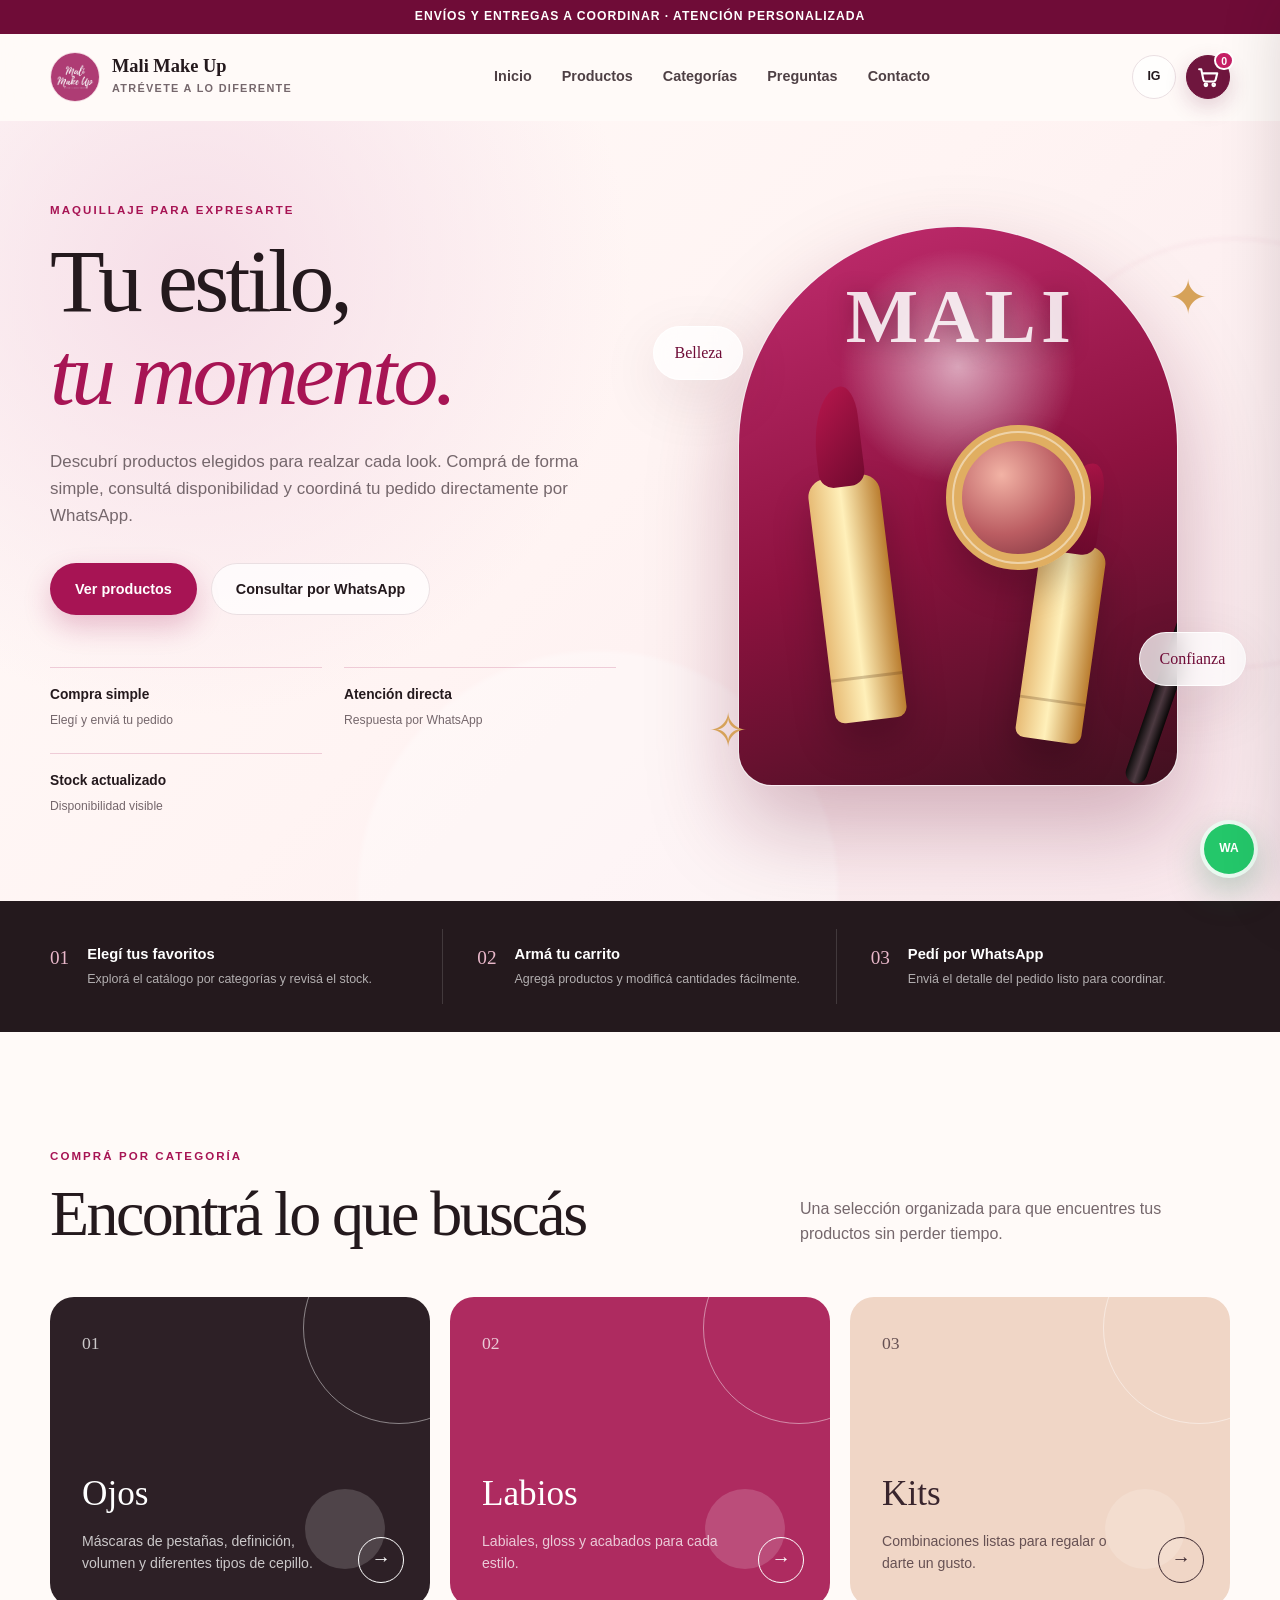
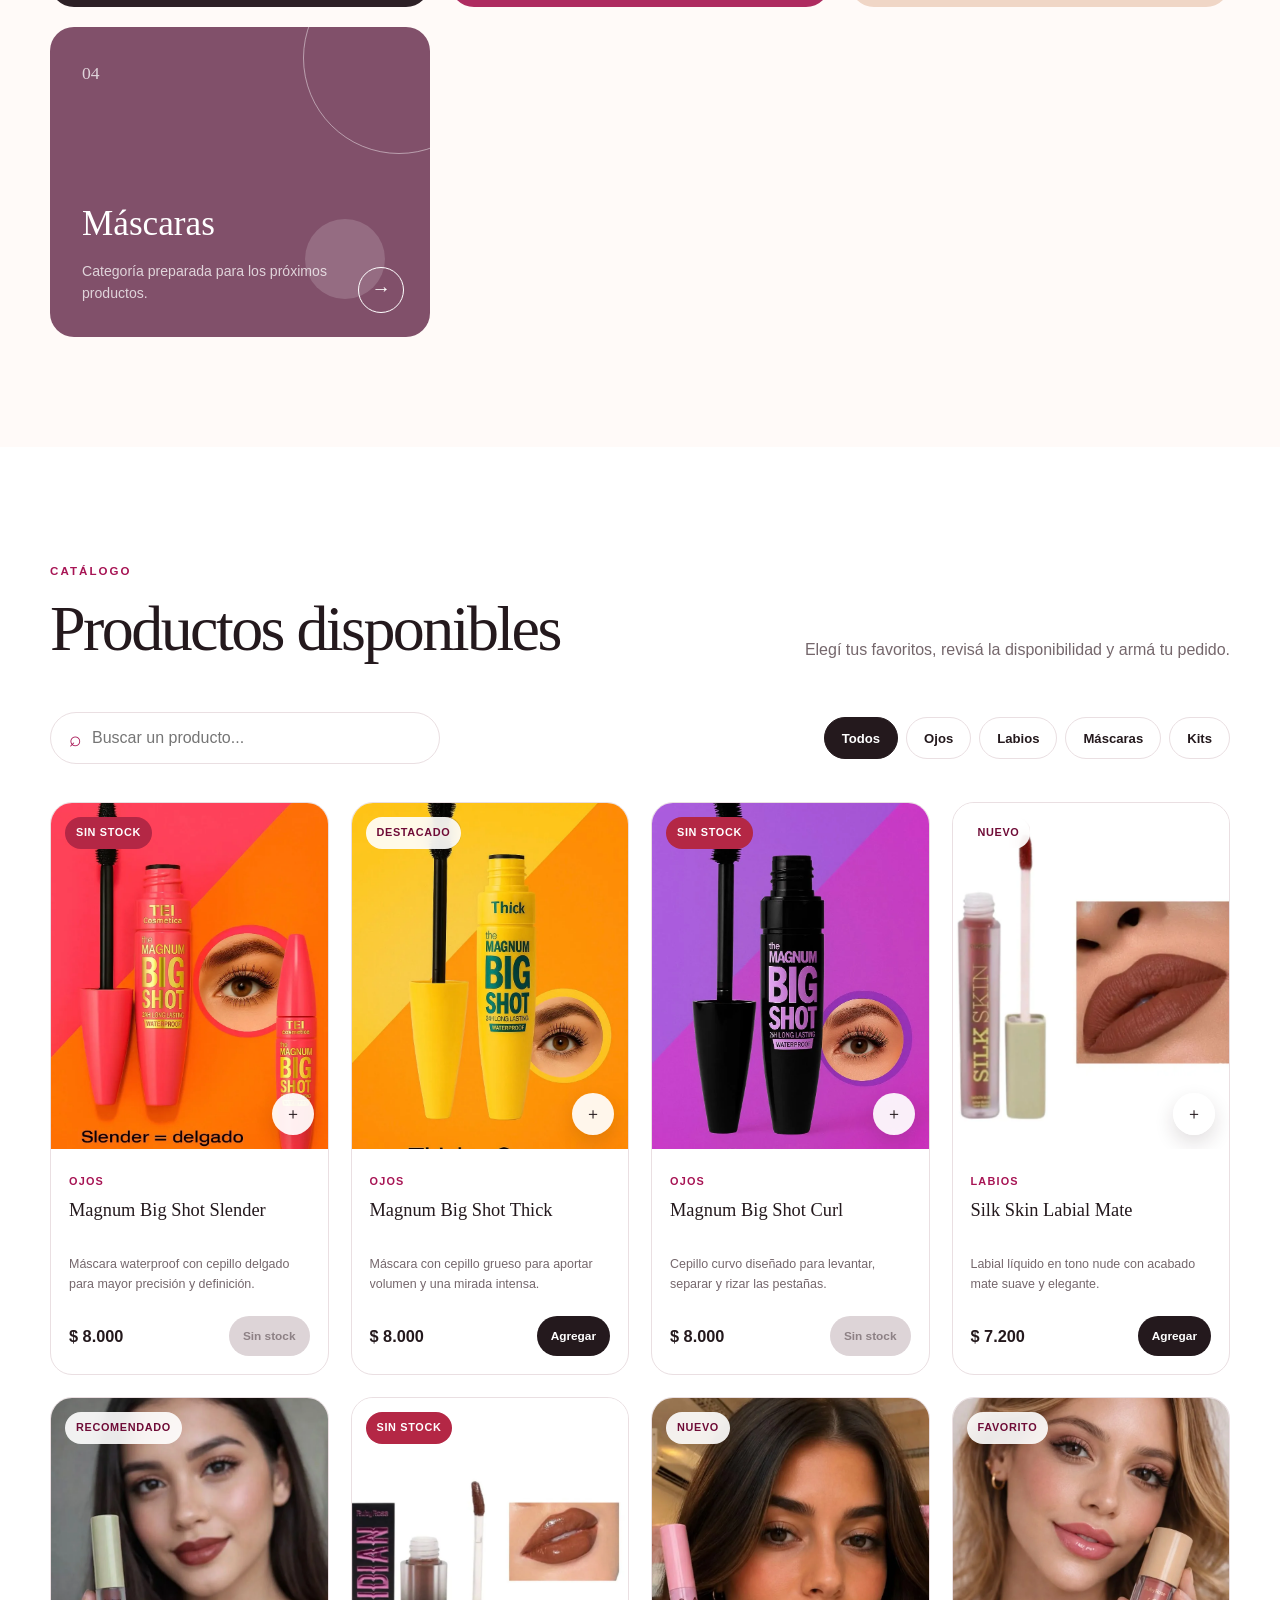
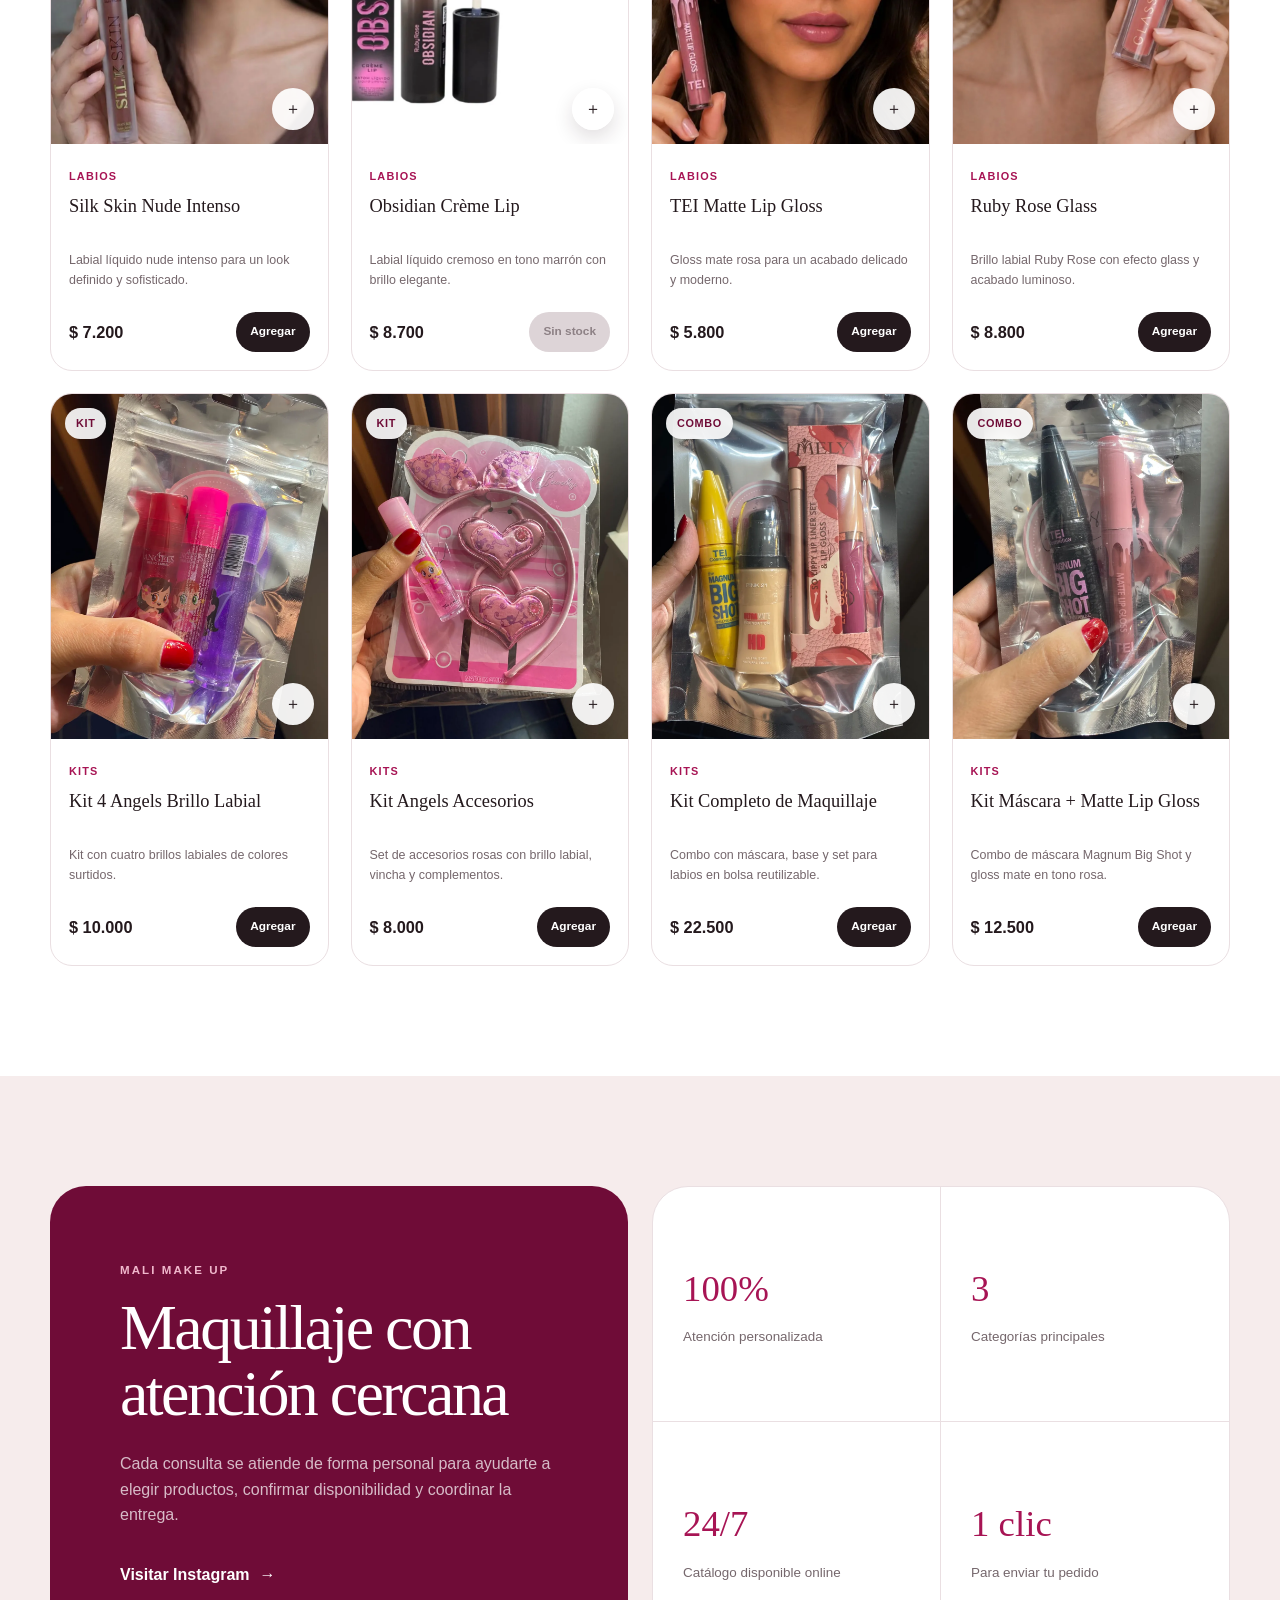
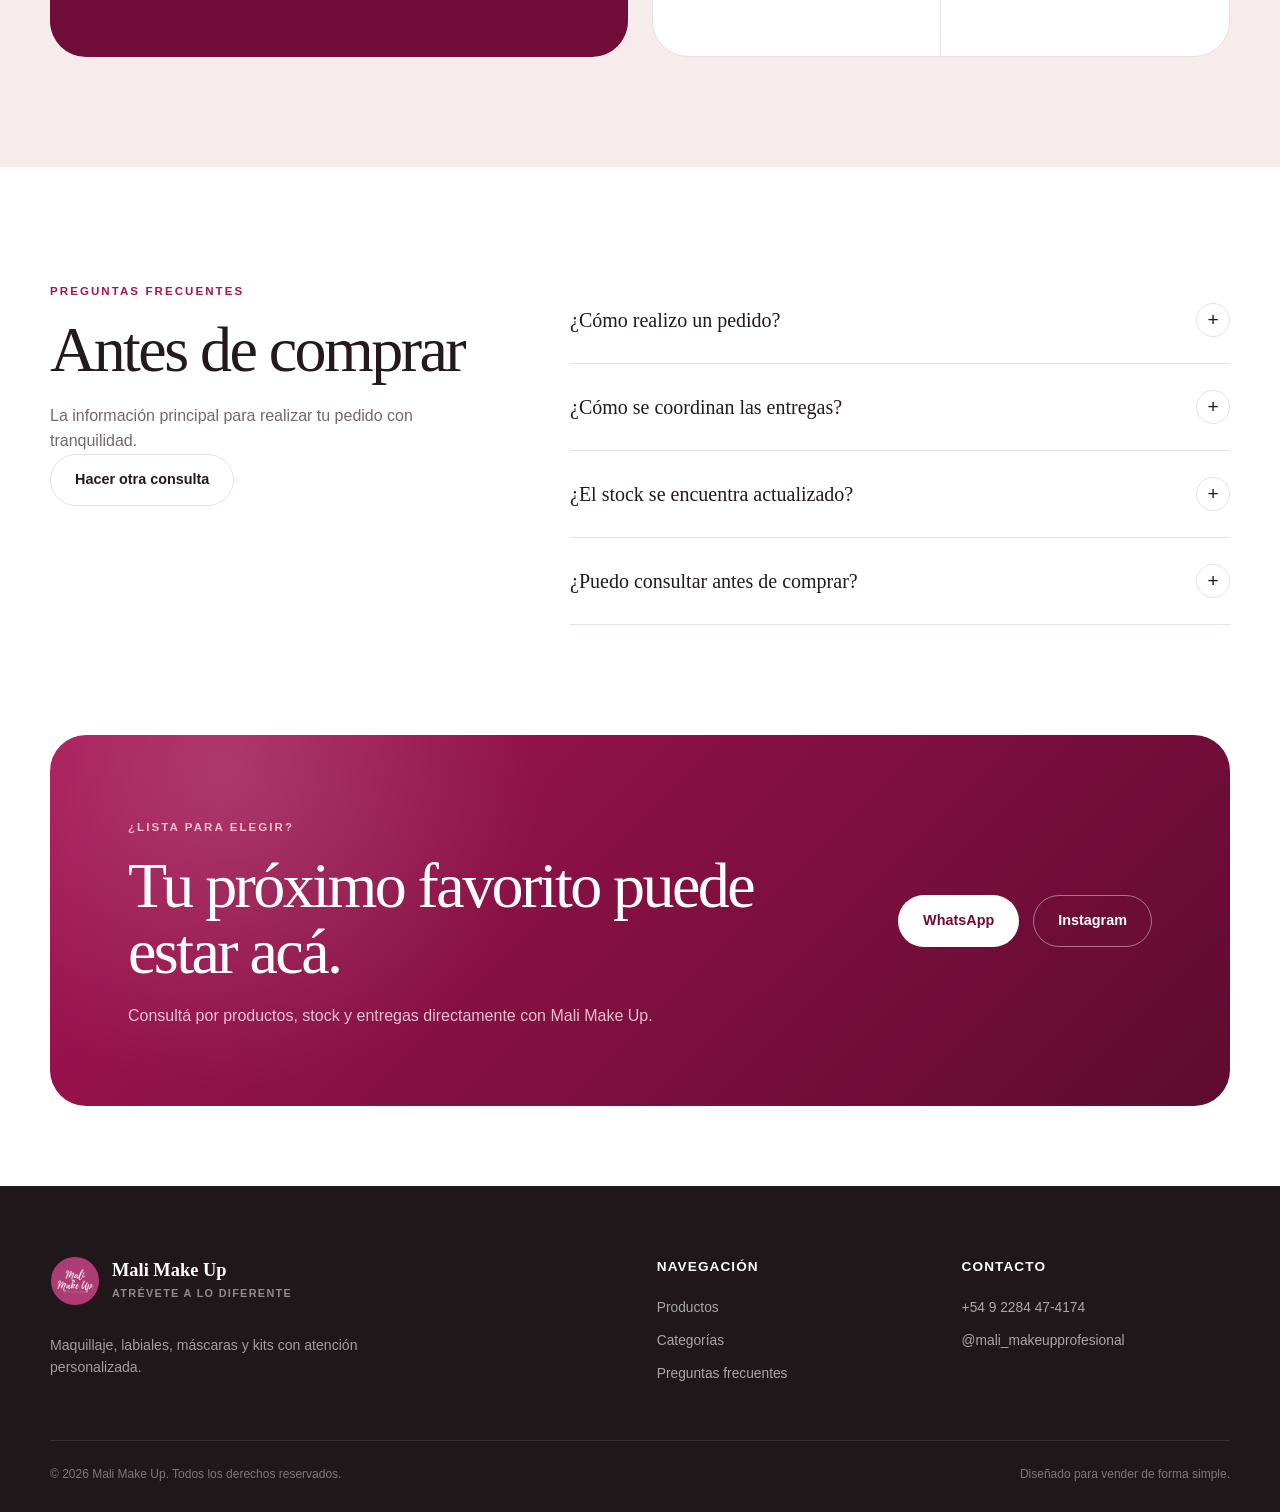
<file: index.html>
<!DOCTYPE html>
<html lang="es">
<head>
    <meta charset="UTF-8">
    <meta name="viewport" content="width=device-width, initial-scale=1.0">
    <meta name="description" content="Descubrí maquillaje, productos para ojos, labios y kits en Mali Make Up. Consultá disponibilidad y realizá tu pedido fácilmente por WhatsApp.">
    <meta name="theme-color" content="#a71454">
    <meta name="robots" content="index, follow">

    <link rel="canonical" href="https://malimakeup.com/">

    <meta property="og:type" content="website">
    <meta property="og:locale" content="es_AR">
    <meta property="og:site_name" content="Mali Make Up">
    <meta property="og:title" content="Mali Make Up | Maquillaje y belleza">
<meta property="og:description" content="Descubrí maquillaje, productos para ojos, labios y kits en Mali Make Up. Consultá disponibilidad y realizá tu pedido por WhatsApp.">
<meta property="og:url" content="https://malimakeup.com/">
<meta property="og:image" content="https://malimakeup.com/assets/images/logo.webp">
    <meta property="og:image:alt" content="Logo de Mali Make Up">

    <meta name="twitter:card" content="summary_large_image">
    <meta name="twitter:title" content="Mali Make Up | Maquillaje y belleza">
    <meta name="twitter:description" content="Descubrí maquillaje, productos para ojos, labios y kits. Consultá disponibilidad y realizá tu pedido por WhatsApp.">
    <meta name="twitter:image" content="https://malimakeup.com/assets/images/logo.webp">

    <title>Mali Make Up | Maquillaje y belleza</title>
    <link rel="icon" type="image/png" href="/assets/images/favicon.png">
    <link rel="apple-touch-icon" href="/assets/images/favicon.png">
    <link rel="stylesheet" href="styles.css">

    <script type="application/ld+json">
    {
        "@context": "https://schema.org",
        "@type": "Store",
        "name": "Mali Make Up",
        "description": "Tienda de maquillaje con atención personalizada y pedidos por WhatsApp.",
        "url": "https://malimakeup.com/",
        "logo": "https://malimakeup.com/assets/images/logo.webp",
        "sameAs": [
            "https://www.instagram.com/mali_makeupprofesional/"
        ],
        "contactPoint": {
            "@type": "ContactPoint",
            "telephone": "+54 9 2284 47-4174",
            "contactType": "customer service",
            "availableLanguage": "Spanish"
        }
    }
    </script>
</head>
<body>
    <div class="announcement">
        <p>Envíos y entregas a coordinar · Atención personalizada</p>
    </div>

    <header class="site-header" id="siteHeader">
        <div class="container header-inner">
            <a class="brand" href="#inicio" aria-label="Ir al inicio">
                <img src="assets/images/logo.webp" alt="Logo de Mali Make Up">
                <div>
                    <strong>Mali Make Up</strong>
                    <span>Atrévete a lo diferente</span>
                </div>
            </a>

            <nav class="desktop-nav" aria-label="Navegación principal">
                <a href="#inicio">Inicio</a>
                <a href="#productos">Productos</a>
                <a href="#categorias">Categorías</a>
                <a href="#preguntas">Preguntas</a>
                <a href="#contacto">Contacto</a>
            </nav>

            <div class="header-actions">
                <a class="icon-button instagram-button" href="https://www.instagram.com/mali_makeupprofesional/" target="_blank" rel="noopener noreferrer" aria-label="Instagram de Mali Make Up">
                    <span>IG</span>
                </a>
                <button class="icon-button cart-button" id="openCartButton" type="button" aria-label="Abrir carrito">
                    <svg class="cart-symbol" viewBox="0 0 24 24" aria-hidden="true" focusable="false">
                        <path d="M3 4h2l2.1 10.2a2 2 0 0 0 2 1.6h7.8a2 2 0 0 0 1.95-1.55L20.4 8H6.2"></path>
                        <circle cx="9.5" cy="19" r="1.25"></circle>
                        <circle cx="17" cy="19" r="1.25"></circle>
                    </svg>
                    <span class="cart-count" id="cartCount">0</span>
                </button>
                <button class="menu-button" id="menuButton" type="button" aria-label="Abrir menú" aria-expanded="false">
                    <span></span>
                    <span></span>
                    <span></span>
                </button>
            </div>
        </div>

        <nav class="mobile-nav" id="mobileNav" aria-label="Navegación móvil">
            <a href="#inicio">Inicio</a>
            <a href="#productos">Productos</a>
            <a href="#categorias">Categorías</a>
            <a href="#preguntas">Preguntas frecuentes</a>
            <a href="#contacto">Contacto</a>
        </nav>
    </header>

    <main>
        <section class="hero" id="inicio">
            <div class="hero-decoration hero-decoration-one"></div>
            <div class="hero-decoration hero-decoration-two"></div>

            <div class="container hero-grid">
                <div class="hero-copy reveal">
                    <span class="eyebrow">Maquillaje para expresarte</span>
                    <h1>Tu estilo, <em>tu momento.</em></h1>
                    <p>
                        Descubrí productos elegidos para realzar cada look. Comprá de forma simple,
                        consultá disponibilidad y coordiná tu pedido directamente por WhatsApp.
                    </p>
                    <div class="hero-actions">
                        <a class="primary-button" href="#productos">Ver productos</a>
                        <a class="secondary-button" href="https://wa.me/5492284474174?text=Hola%20Mali%20Make%20Up%2C%20quiero%20hacer%20una%20consulta." target="_blank" rel="noopener noreferrer">Consultar por WhatsApp</a>
                    </div>
                    <div class="hero-highlights">
                        <div>
                            <strong>Compra simple</strong>
                            <span>Elegí y enviá tu pedido</span>
                        </div>
                        <div>
                            <strong>Atención directa</strong>
                            <span>Respuesta por WhatsApp</span>
                        </div>
                        <div>
                            <strong>Stock actualizado</strong>
                            <span>Disponibilidad visible</span>
                        </div>
                    </div>
                </div>

                <div class="hero-art reveal" aria-label="Composición decorativa de maquillaje">
                    <div class="art-card art-card-main">
                        <span class="art-label">MALI</span>
                        <div class="lipstick lipstick-one"><span></span></div>
                        <div class="lipstick lipstick-two"><span></span></div>
                        <div class="compact"><span></span></div>
                        <div class="brush"><span></span></div>
                    </div>
                    <div class="floating-note note-one">Belleza</div>
                    <div class="floating-note note-two">Confianza</div>
                    <div class="sparkle sparkle-one">✦</div>
                    <div class="sparkle sparkle-two">✧</div>
                </div>
            </div>
        </section>

        <section class="benefits">
            <div class="container benefits-grid">
                <article>
                    <span>01</span>
                    <div>
                        <h3>Elegí tus favoritos</h3>
                        <p>Explorá el catálogo por categorías y revisá el stock.</p>
                    </div>
                </article>
                <article>
                    <span>02</span>
                    <div>
                        <h3>Armá tu carrito</h3>
                        <p>Agregá productos y modificá cantidades fácilmente.</p>
                    </div>
                </article>
                <article>
                    <span>03</span>
                    <div>
                        <h3>Pedí por WhatsApp</h3>
                        <p>Enviá el detalle del pedido listo para coordinar.</p>
                    </div>
                </article>
            </div>
        </section>

        <section class="categories-section section" id="categorias">
            <div class="container">
                <div class="section-heading reveal">
                    <div>
                        <span class="eyebrow">Comprá por categoría</span>
                        <h2>Encontrá lo que buscás</h2>
                    </div>
                    <p>Una selección organizada para que encuentres tus productos sin perder tiempo.</p>
                </div>

                <div class="category-grid">
                    <button class="category-card category-ojos reveal" type="button" data-category-link="ojos">
                        <span class="category-number">01</span>
                        <div>
                            <h3>Ojos</h3>
                            <p>Máscaras de pestañas, definición, volumen y diferentes tipos de cepillo.</p>
                        </div>
                        <span class="category-arrow">→</span>
                    </button>
                    <button class="category-card category-labios reveal" type="button" data-category-link="labios">
                        <span class="category-number">02</span>
                        <div>
                            <h3>Labios</h3>
                            <p>Labiales, gloss y acabados para cada estilo.</p>
                        </div>
                        <span class="category-arrow">→</span>
                    </button>
                    <button class="category-card category-kits reveal" type="button" data-category-link="kits">
                        <span class="category-number">03</span>
                        <div>
                            <h3>Kits</h3>
                            <p>Combinaciones listas para regalar o darte un gusto.</p>
                        </div>
                        <span class="category-arrow">→</span>
                    </button>
                    <button class="category-card category-mascaras reveal" type="button" data-category-link="mascaras">
                        <span class="category-number">04</span>
                        <div>
                            <h3>Máscaras</h3>
                            <p>Categoría preparada para los próximos productos.</p>
                        </div>
                        <span class="category-arrow">→</span>
                    </button>
                </div>
            </div>
        </section>

        <section class="products-section section" id="productos">
            <div class="container">
                <div class="section-heading reveal">
                    <div>
                        <span class="eyebrow">Catálogo</span>
                        <h2>Productos disponibles</h2>
                    </div>
                    <p>Elegí tus favoritos, revisá la disponibilidad y armá tu pedido.</p>
                </div>

                <div class="catalog-toolbar reveal">
                    <label class="search-box">
                        <span>⌕</span>
                        <input id="searchInput" type="search" placeholder="Buscar un producto..." autocomplete="off">
                    </label>
                    <div class="filter-buttons" id="filterButtons" aria-label="Filtros de productos">
                        <button class="filter-button active" type="button" data-filter="todos">Todos</button>
                        <button class="filter-button" type="button" data-filter="ojos">Ojos</button>
                        <button class="filter-button" type="button" data-filter="labios">Labios</button>
                        <button class="filter-button" type="button" data-filter="mascaras">Máscaras</button>
                        <button class="filter-button" type="button" data-filter="kits">Kits</button>
                    </div>
                </div>

                <div class="products-grid" id="productsGrid"></div>

                <div class="empty-state" id="emptyState" hidden>
                    <span>⌕</span>
                    <h3>No encontramos productos</h3>
                    <p>Probá con otra búsqueda o cambiá el filtro.</p>
                </div>
            </div>
        </section>

        <section class="brand-story section">
            <div class="container story-grid">
                <div class="story-panel reveal">
                    <span class="eyebrow">Mali Make Up</span>
                    <h2>Maquillaje con atención cercana</h2>
                    <p>
                        Cada consulta se atiende de forma personal para ayudarte a elegir productos,
                        confirmar disponibilidad y coordinar la entrega.
                    </p>
                    <a class="text-link" href="https://www.instagram.com/mali_makeupprofesional/" target="_blank" rel="noopener noreferrer">Visitar Instagram <span>→</span></a>
                </div>
                <div class="story-stats reveal">
                    <div>
                        <strong>100%</strong>
                        <span>Atención personalizada</span>
                    </div>
                    <div>
                        <strong>3</strong>
                        <span>Categorías principales</span>
                    </div>
                    <div>
                        <strong>24/7</strong>
                        <span>Catálogo disponible online</span>
                    </div>
                    <div>
                        <strong>1 clic</strong>
                        <span>Para enviar tu pedido</span>
                    </div>
                </div>
            </div>
        </section>

        <section class="faq-section section" id="preguntas">
            <div class="container faq-grid">
                <div class="faq-intro reveal">
                    <span class="eyebrow">Preguntas frecuentes</span>
                    <h2>Antes de comprar</h2>
                    <p>La información principal para realizar tu pedido con tranquilidad.</p>
                    <a class="secondary-button" href="https://wa.me/5492284474174?text=Hola%20Mali%20Make%20Up%2C%20tengo%20una%20consulta." target="_blank" rel="noopener noreferrer">Hacer otra consulta</a>
                </div>

                <div class="accordion reveal" id="accordion">
                    <article class="accordion-item">
                        <button class="accordion-trigger" type="button" aria-expanded="false">
                            <span>¿Cómo realizo un pedido?</span>
                            <span class="accordion-icon">+</span>
                        </button>
                        <div class="accordion-content">
                            <p>Agregá los productos al carrito y tocá “Finalizar por WhatsApp”. Se generará un mensaje con el detalle completo.</p>
                        </div>
                    </article>
                    <article class="accordion-item">
                        <button class="accordion-trigger" type="button" aria-expanded="false">
                            <span>¿Cómo se coordinan las entregas?</span>
                            <span class="accordion-icon">+</span>
                        </button>
                        <div class="accordion-content">
                            <p>La entrega, el punto de encuentro o el envío se coordinan directamente por WhatsApp después de confirmar el pedido.</p>
                        </div>
                    </article>
                    <article class="accordion-item">
                        <button class="accordion-trigger" type="button" aria-expanded="false">
                            <span>¿El stock se encuentra actualizado?</span>
                            <span class="accordion-icon">+</span>
                        </button>
                        <div class="accordion-content">
                            <p>Los productos sin disponibilidad aparecen señalados como “Sin stock” y no pueden agregarse al carrito.</p>
                        </div>
                    </article>
                    <article class="accordion-item">
                        <button class="accordion-trigger" type="button" aria-expanded="false">
                            <span>¿Puedo consultar antes de comprar?</span>
                            <span class="accordion-icon">+</span>
                        </button>
                        <div class="accordion-content">
                            <p>Sí. Podés escribir por WhatsApp o Instagram para consultar tonos, productos o disponibilidad.</p>
                        </div>
                    </article>
                </div>
            </div>
        </section>

        <section class="contact-section" id="contacto">
            <div class="container contact-card reveal">
                <div>
                    <span class="eyebrow">¿Lista para elegir?</span>
                    <h2>Tu próximo favorito puede estar acá.</h2>
                    <p>Consultá por productos, stock y entregas directamente con Mali Make Up.</p>
                </div>
                <div class="contact-actions">
                    <a class="primary-button light-button" href="https://wa.me/5492284474174?text=Hola%20Mali%20Make%20Up%2C%20quiero%20hacer%20una%20consulta." target="_blank" rel="noopener noreferrer">WhatsApp</a>
                    <a class="secondary-button dark-outline" href="https://www.instagram.com/mali_makeupprofesional/" target="_blank" rel="noopener noreferrer">Instagram</a>
                </div>
            </div>
        </section>
    </main>

    <footer class="site-footer">
        <div class="container footer-grid">
            <div class="footer-brand">
                <a class="brand" href="#inicio">
                    <img src="assets/images/logo.webp" alt="Logo Mali Make Up">
                    <div>
                        <strong>Mali Make Up</strong>
                        <span>Atrévete a lo diferente</span>
                    </div>
                </a>
                <p>Maquillaje, labiales, máscaras y kits con atención personalizada.</p>
            </div>
            <div>
                <h3>Navegación</h3>
                <a href="#productos">Productos</a>
                <a href="#categorias">Categorías</a>
                <a href="#preguntas">Preguntas frecuentes</a>
            </div>
            <div>
                <h3>Contacto</h3>
                <a href="https://wa.me/5492284474174" target="_blank" rel="noopener noreferrer">+54 9 2284 47-4174</a>
                <a href="https://www.instagram.com/mali_makeupprofesional/" target="_blank" rel="noopener noreferrer">@mali_makeupprofesional</a>
            </div>
        </div>
        <div class="container footer-bottom">
            <p>© <span id="currentYear"></span> Mali Make Up. Todos los derechos reservados.</p>
            <p>Diseñado para vender de forma simple.</p>
        </div>
    </footer>

    <a class="floating-whatsapp" href="https://wa.me/5492284474174?text=Hola%20Mali%20Make%20Up%2C%20quiero%20hacer%20una%20consulta." target="_blank" rel="noopener noreferrer" aria-label="Contactar por WhatsApp">WA</a>

    <button class="back-to-top" id="backToTop" type="button" aria-label="Volver arriba">↑</button>

    <div class="overlay" id="overlay"></div>

    <aside class="cart-drawer" id="cartDrawer" aria-hidden="true">
        <div class="cart-header">
            <div>
                <span class="eyebrow">Tu selección</span>
                <h2>Carrito</h2>
            </div>
            <button class="close-button" id="closeCartButton" type="button" aria-label="Cerrar carrito">×</button>
        </div>
        <div class="cart-items" id="cartItems"></div>
        <div class="cart-empty" id="cartEmpty">
            <span>🛍</span>
            <h3>Tu carrito está vacío</h3>
            <p>Agregá productos para preparar tu pedido.</p>
        </div>
        <div class="cart-footer" id="cartFooter">
            <div class="cart-total-row">
                <span>Total estimado</span>
                <strong id="cartTotal">$0</strong>
            </div>
            <p>El pedido se confirma y coordina por WhatsApp.</p>
            <button class="primary-button full-button" id="checkoutButton" type="button">Finalizar por WhatsApp</button>
            <button class="text-button" id="clearCartButton" type="button">Vaciar carrito</button>
        </div>
    </aside>

    <div class="product-modal" id="productModal" aria-hidden="true">
        <div class="modal-dialog">
            <button class="close-button modal-close" id="closeModalButton" type="button" aria-label="Cerrar detalle">×</button>
            <div id="modalContent"></div>
        </div>
    </div>

    <div class="toast" id="toast" role="status" aria-live="polite"></div>

    <script src="script.js"></script>
</body>
</html>
</file>
<file: styles.css>
:root {
    --color-primary: #a71454;
    --color-primary-dark: #6f0c37;
    --color-primary-soft: #f5dbe6;
    --color-accent: #d6a259;
    --color-bg: #fffaf8;
    --color-surface: #ffffff;
    --color-text: #24191d;
    --color-muted: #75676c;
    --color-border: #eadfe2;
    --color-success: #1d7a4d;
    --color-danger: #b42745;
    --shadow-soft: 0 18px 60px rgba(70, 24, 42, 0.10);
    --shadow-card: 0 12px 35px rgba(66, 22, 39, 0.08);
    --radius-small: 14px;
    --radius-medium: 24px;
    --radius-large: 36px;
    --container-width: 1180px;
    --header-height: 86px;
    --transition: 220ms ease;
}

* {
    box-sizing: border-box;
    margin: 0;
    padding: 0;
}

html {
    scroll-behavior: smooth;
}

body {
    min-width: 320px;
    overflow-x: hidden;
    background: var(--color-bg);
    color: var(--color-text);
    font-family: Inter, "Segoe UI", Arial, sans-serif;
    line-height: 1.6;
}

body.no-scroll {
    overflow: hidden;
}

img {
    display: block;
    max-width: 100%;
}

a {
    color: inherit;
    text-decoration: none;
}

button,
input {
    font: inherit;
}

button {
    color: inherit;
}

.container {
    width: min(var(--container-width), calc(100% - 40px));
    margin-inline: auto;
}

.section {
    padding: 110px 0;
}

.announcement {
    display: flex;
    min-height: 34px;
    align-items: center;
    justify-content: center;
    padding: 6px 20px;
    background: var(--color-primary-dark);
    color: #ffffff;
    font-size: 0.76rem;
    font-weight: 700;
    letter-spacing: 0.08em;
    text-align: center;
    text-transform: uppercase;
}

.site-header {
    position: sticky;
    z-index: 1000;
    top: 0;
    background: rgba(255, 250, 248, 0.88);
    border-bottom: 1px solid transparent;
    backdrop-filter: blur(18px);
    transition: background var(--transition), border-color var(--transition), box-shadow var(--transition);
}

.site-header.scrolled {
    border-color: var(--color-border);
    background: rgba(255, 255, 255, 0.95);
    box-shadow: 0 8px 30px rgba(55, 24, 35, 0.06);
}

.header-inner {
    display: flex;
    min-height: var(--header-height);
    align-items: center;
    justify-content: space-between;
    gap: 28px;
}

.brand {
    display: inline-flex;
    align-items: center;
    gap: 12px;
}

.brand img {
    width: 50px;
    height: 50px;
    border: 1px solid rgba(167, 20, 84, 0.12);
    border-radius: 50%;
    object-fit: cover;
}

.brand div {
    display: flex;
    flex-direction: column;
}

.brand strong {
    font-family: Georgia, "Times New Roman", serif;
    font-size: 1.15rem;
    line-height: 1.1;
}

.brand span {
    margin-top: 4px;
    color: var(--color-muted);
    font-size: 0.68rem;
    font-weight: 700;
    letter-spacing: 0.12em;
    text-transform: uppercase;
}

.desktop-nav {
    display: flex;
    align-items: center;
    gap: 30px;
}

.desktop-nav a {
    position: relative;
    color: #4e4045;
    font-size: 0.9rem;
    font-weight: 700;
}

.desktop-nav a::after {
    position: absolute;
    right: 0;
    bottom: -8px;
    left: 0;
    width: 0;
    height: 2px;
    margin: auto;
    background: var(--color-primary);
    content: "";
    transition: width var(--transition);
}

.desktop-nav a:hover::after {
    width: 100%;
}

.header-actions {
    display: flex;
    align-items: center;
    gap: 10px;
}

.icon-button,
.menu-button,
.close-button,
.back-to-top {
    border: 0;
    cursor: pointer;
}

.icon-button {
    position: relative;
    display: grid;
    width: 44px;
    height: 44px;
    place-items: center;
    border: 1px solid var(--color-border);
    border-radius: 50%;
    background: rgba(255, 255, 255, 0.8);
    font-size: 0.78rem;
    font-weight: 800;
    transition: transform var(--transition), border-color var(--transition), background var(--transition);
}

.icon-button:hover {
    transform: translateY(-2px);
    border-color: var(--color-primary);
    background: #ffffff;
}

.cart-symbol {
    width: 22px;
    height: 22px;
    fill: none;
    stroke: currentColor;
    stroke-width: 1.9;
    stroke-linecap: round;
    stroke-linejoin: round;
}

.cart-button {
    color: var(--color-text);
}

.cart-button:hover {
    color: var(--color-primary);
}

.cart-count {
    position: absolute;
    top: -3px;
    right: -3px;
    display: grid;
    min-width: 19px;
    height: 19px;
    place-items: center;
    padding: 0 5px;
    border: 2px solid #ffffff;
    border-radius: 99px;
    background: var(--color-primary);
    color: #ffffff;
    font-size: 0.66rem;
}

.menu-button {
    display: none;
    width: 44px;
    height: 44px;
    padding: 11px;
    border-radius: 50%;
    background: var(--color-text);
}

.menu-button span {
    display: block;
    width: 100%;
    height: 2px;
    margin: 4px 0;
    background: #ffffff;
    transition: transform var(--transition), opacity var(--transition);
}

.menu-button.active span:nth-child(1) {
    transform: translateY(6px) rotate(45deg);
}

.menu-button.active span:nth-child(2) {
    opacity: 0;
}

.menu-button.active span:nth-child(3) {
    transform: translateY(-6px) rotate(-45deg);
}

.mobile-nav {
    display: none;
}

.hero {
    position: relative;
    min-height: calc(100vh - 120px);
    overflow: hidden;
    background:
        radial-gradient(circle at 15% 20%, rgba(245, 219, 230, 0.9), transparent 35%),
        linear-gradient(135deg, #fffaf8 0%, #fff4f3 48%, #f9e8ed 100%);
}

.hero-grid {
    display: grid;
    min-height: calc(100vh - 120px);
    align-items: center;
    grid-template-columns: 1.02fr 0.98fr;
    gap: 70px;
    padding-top: 60px;
    padding-bottom: 70px;
}

.hero-copy {
    position: relative;
    z-index: 2;
}

.eyebrow {
    display: inline-block;
    margin-bottom: 16px;
    color: var(--color-primary);
    font-size: 0.72rem;
    font-weight: 800;
    letter-spacing: 0.18em;
    text-transform: uppercase;
}

.hero h1,
.section-heading h2,
.story-panel h2,
.faq-intro h2,
.contact-card h2 {
    font-family: Georgia, "Times New Roman", serif;
    font-weight: 500;
    letter-spacing: -0.04em;
    line-height: 1.03;
}

.hero h1 {
    max-width: 660px;
    font-size: clamp(3.4rem, 7vw, 6.8rem);
}

.hero h1 em {
    display: block;
    color: var(--color-primary);
    font-weight: 400;
}

.hero-copy > p {
    max-width: 630px;
    margin-top: 28px;
    color: var(--color-muted);
    font-size: 1.06rem;
}

.hero-actions,
.contact-actions {
    display: flex;
    flex-wrap: wrap;
    align-items: center;
    gap: 14px;
    margin-top: 34px;
}

.primary-button,
.secondary-button {
    display: inline-flex;
    min-height: 52px;
    align-items: center;
    justify-content: center;
    padding: 12px 24px;
    border: 1px solid transparent;
    border-radius: 999px;
    cursor: pointer;
    font-size: 0.9rem;
    font-weight: 800;
    transition: transform var(--transition), box-shadow var(--transition), background var(--transition), color var(--transition), border-color var(--transition);
}

.primary-button {
    background: var(--color-primary);
    color: #ffffff;
    box-shadow: 0 12px 28px rgba(167, 20, 84, 0.24);
}

.primary-button:hover {
    transform: translateY(-2px);
    background: var(--color-primary-dark);
    box-shadow: 0 16px 35px rgba(167, 20, 84, 0.28);
}

.secondary-button {
    border-color: var(--color-border);
    background: rgba(255, 255, 255, 0.7);
    color: var(--color-text);
}

.secondary-button:hover {
    transform: translateY(-2px);
    border-color: var(--color-primary);
    background: #ffffff;
    color: var(--color-primary);
}

.hero-highlights {
    display: grid;
    margin-top: 52px;
    grid-template-columns: repeat(2, 1fr);
    gap: 22px;
}

.hero-highlights div {
    padding-top: 16px;
    border-top: 1px solid rgba(167, 20, 84, 0.18);
}

.hero-highlights strong,
.hero-highlights span {
    display: block;
}

.hero-highlights strong {
    font-size: 0.86rem;
}

.hero-highlights span {
    margin-top: 5px;
    color: var(--color-muted);
    font-size: 0.76rem;
}

.hero-art {
    position: relative;
    min-height: 600px;
}

.art-card-main {
    position: absolute;
    top: 50%;
    left: 50%;
    width: min(440px, 90%);
    height: 560px;
    overflow: hidden;
    border: 1px solid rgba(255, 255, 255, 0.9);
    border-radius: 220px 220px 34px 34px;
    background:
        radial-gradient(circle at 50% 25%, rgba(255, 255, 255, 0.6), transparent 25%),
        linear-gradient(160deg, #c22d70 0%, #8d123f 52%, #40101f 100%);
    box-shadow: 0 40px 90px rgba(103, 11, 48, 0.28);
    transform: translate(-50%, -50%);
}

.art-label {
    position: absolute;
    z-index: 4;
    top: 46px;
    left: 50%;
    width: 100%;
    color: rgba(255, 255, 255, 0.44);
    font-family: Georgia, "Times New Roman", serif;
    font-size: clamp(4.7rem, 7vw, 6rem);
    font-weight: 500;
    letter-spacing: 0.13em;
    line-height: 1;
    text-align: center;
    text-shadow: 0 2px 18px rgba(64, 16, 31, 0.18);
    transform: translateX(-50%);
    pointer-events: none;
}

.lipstick {
    position: absolute;
    bottom: 64px;
    width: 72px;
    height: 245px;
    border-radius: 18px 18px 10px 10px;
    background: linear-gradient(90deg, #e7bb75, #fff0ba 45%, #ba7d2f);
    box-shadow: 0 22px 40px rgba(0, 0, 0, 0.22);
}

.lipstick::before {
    position: absolute;
    top: -90px;
    left: 13px;
    width: 46px;
    height: 100px;
    border-radius: 70% 30% 15px 15px;
    background: linear-gradient(135deg, #ba174e, #6f092e);
    content: "";
}

.lipstick span {
    position: absolute;
    right: 0;
    bottom: 42px;
    left: 0;
    height: 3px;
    background: rgba(84, 50, 16, 0.25);
}

.lipstick-one {
    left: 82px;
    transform: rotate(-7deg);
}

.lipstick-two {
    right: 80px;
    bottom: 35px;
    height: 215px;
    transform: rotate(8deg) scale(0.92);
}

.compact {
    position: absolute;
    right: 86px;
    bottom: 215px;
    width: 145px;
    height: 145px;
    border: 16px solid #e0ae61;
    border-radius: 50%;
    background: radial-gradient(circle at 35% 30%, #f2b3a5, #bb5d62 55%, #78303c);
    box-shadow: 0 20px 35px rgba(0, 0, 0, 0.2);
}

.compact span {
    position: absolute;
    inset: -10px;
    border: 2px solid rgba(255, 255, 255, 0.45);
    border-radius: 50%;
}

.brush {
    position: absolute;
    z-index: 2;
    right: 112px;
    bottom: 48px;
    width: 24px;
    height: 330px;
    border-radius: 99px;
    background: linear-gradient(90deg, #0e0c0c, #4d3b42, #090707);
    transform: rotate(14deg);
}

.brush::before {
    position: absolute;
    top: -92px;
    left: -24px;
    width: 72px;
    height: 105px;
    border-radius: 48% 48% 24% 24%;
    background: radial-gradient(ellipse at bottom, #b37276, #3b2127 65%, #170e11);
    content: "";
}

.floating-note {
    position: absolute;
    z-index: 2;
    padding: 13px 20px;
    border: 1px solid rgba(255, 255, 255, 0.85);
    border-radius: 999px;
    background: rgba(255, 255, 255, 0.75);
    box-shadow: var(--shadow-soft);
    color: var(--color-primary-dark);
    font-family: Georgia, "Times New Roman", serif;
    font-size: 1rem;
    backdrop-filter: blur(12px);
}

.note-one {
    top: 20%;
    left: -6%;
}

.note-two {
    right: -3%;
    bottom: 20%;
}

.sparkle {
    position: absolute;
    color: var(--color-accent);
    font-size: 3rem;
}

.sparkle-one {
    top: 9%;
    right: 4%;
}

.sparkle-two {
    bottom: 6%;
    left: 4%;
}

.hero-decoration {
    position: absolute;
    border-radius: 50%;
    filter: blur(2px);
}

.hero-decoration-one {
    top: 15%;
    right: -170px;
    width: 430px;
    height: 430px;
    border: 1px solid rgba(167, 20, 84, 0.12);
}

.hero-decoration-two {
    bottom: -230px;
    left: 28%;
    width: 480px;
    height: 480px;
    background: rgba(255, 255, 255, 0.35);
}

.benefits {
    position: relative;
    z-index: 2;
    padding: 28px 0;
    background: var(--color-text);
    color: #ffffff;
}

.benefits-grid {
    display: grid;
    grid-template-columns: repeat(3, 1fr);
}

.benefits article {
    display: flex;
    align-items: flex-start;
    gap: 18px;
    padding: 14px 34px;
    border-right: 1px solid rgba(255, 255, 255, 0.14);
}

.benefits article:first-child {
    padding-left: 0;
}

.benefits article:last-child {
    border-right: 0;
}

.benefits article > span {
    color: #e9b8ca;
    font-family: Georgia, "Times New Roman", serif;
    font-size: 1.2rem;
}

.benefits h3 {
    margin-bottom: 3px;
    font-size: 0.92rem;
}

.benefits p {
    color: rgba(255, 255, 255, 0.65);
    font-size: 0.78rem;
}

.section-heading {
    display: flex;
    align-items: end;
    justify-content: space-between;
    gap: 40px;
    margin-bottom: 50px;
}

.section-heading h2,
.story-panel h2,
.faq-intro h2,
.contact-card h2 {
    font-size: clamp(2.45rem, 5vw, 4.5rem);
}

.section-heading > p {
    max-width: 430px;
    color: var(--color-muted);
}

.category-grid {
    display: grid;
    grid-template-columns: repeat(3, 1fr);
    gap: 20px;
}

.category-card {
    position: relative;
    display: flex;
    min-height: 310px;
    flex-direction: column;
    align-items: flex-start;
    justify-content: space-between;
    overflow: hidden;
    padding: 32px;
    border: 0;
    border-radius: var(--radius-medium);
    cursor: pointer;
    text-align: left;
    transition: transform var(--transition), box-shadow var(--transition);
}

.category-card::before,
.category-card::after {
    position: absolute;
    border-radius: 50%;
    content: "";
}

.category-card::before {
    top: -65px;
    right: -65px;
    width: 190px;
    height: 190px;
    border: 1px solid rgba(255, 255, 255, 0.45);
}

.category-card::after {
    right: 45px;
    bottom: 38px;
    width: 80px;
    height: 80px;
    background: rgba(255, 255, 255, 0.16);
}

.category-card:hover {
    transform: translateY(-8px);
    box-shadow: var(--shadow-soft);
}

.category-ojos {
    background: #2d2026;
    color: #ffffff;
}

.category-mascaras {
    background: #81506a;
    color: #ffffff;
}

.category-labios {
    background: #ae2b60;
    color: #ffffff;
}

.category-kits {
    background: #f0d6c6;
    color: #39252d;
}

.category-number {
    position: relative;
    z-index: 1;
    font-family: Georgia, "Times New Roman", serif;
    font-size: 1.1rem;
    opacity: 0.75;
}

.category-card div {
    position: relative;
    z-index: 1;
    max-width: 260px;
}

.category-card h3 {
    margin-bottom: 8px;
    font-family: Georgia, "Times New Roman", serif;
    font-size: 2.2rem;
    font-weight: 500;
}

.category-card p {
    font-size: 0.88rem;
    opacity: 0.75;
}

.category-arrow {
    position: absolute;
    right: 26px;
    bottom: 24px;
    z-index: 2;
    display: grid;
    width: 46px;
    height: 46px;
    place-items: center;
    border: 1px solid currentColor;
    border-radius: 50%;
    font-size: 1.2rem;
}

.products-section {
    background: #ffffff;
}

.catalog-toolbar {
    display: flex;
    align-items: center;
    justify-content: space-between;
    gap: 22px;
    margin-bottom: 38px;
}

.search-box {
    display: flex;
    width: min(390px, 100%);
    min-height: 52px;
    align-items: center;
    gap: 10px;
    padding: 0 18px;
    border: 1px solid var(--color-border);
    border-radius: 999px;
    background: #ffffff;
    transition: border-color var(--transition), box-shadow var(--transition);
}

.search-box:focus-within {
    border-color: var(--color-primary);
    box-shadow: 0 0 0 4px rgba(167, 20, 84, 0.08);
}

.search-box span {
    color: var(--color-primary);
    font-size: 1.3rem;
}

.search-box input {
    width: 100%;
    border: 0;
    outline: 0;
    background: transparent;
    color: var(--color-text);
}

.filter-buttons {
    display: flex;
    flex-wrap: wrap;
    justify-content: flex-end;
    gap: 8px;
}

.filter-button {
    min-height: 42px;
    padding: 8px 17px;
    border: 1px solid var(--color-border);
    border-radius: 999px;
    background: #ffffff;
    cursor: pointer;
    font-size: 0.82rem;
    font-weight: 800;
    transition: background var(--transition), color var(--transition), border-color var(--transition);
}

.filter-button:hover,
.filter-button.active {
    border-color: var(--color-text);
    background: var(--color-text);
    color: #ffffff;
}

.products-grid {
    display: grid;
    grid-template-columns: repeat(4, 1fr);
    gap: 22px;
}

.product-card {
    position: relative;
    overflow: hidden;
    border: 1px solid var(--color-border);
    border-radius: 22px;
    background: #ffffff;
    transition: transform var(--transition), box-shadow var(--transition), border-color var(--transition);
}

.product-card:hover {
    transform: translateY(-7px);
    border-color: rgba(167, 20, 84, 0.26);
    box-shadow: var(--shadow-card);
}

.product-image-wrap {
    position: relative;
    overflow: hidden;
    aspect-ratio: 4 / 5;
    background: #f7f1f2;
    cursor: pointer;
}

.product-image-wrap img {
    width: 100%;
    height: 100%;
    object-fit: cover;
    transition: transform 500ms ease;
}

.product-card:hover .product-image-wrap img {
    transform: scale(1.045);
}

.product-badge {
    position: absolute;
    top: 14px;
    left: 14px;
    z-index: 2;
    padding: 7px 11px;
    border-radius: 999px;
    background: rgba(255, 255, 255, 0.9);
    color: var(--color-primary-dark);
    font-size: 0.68rem;
    font-weight: 900;
    letter-spacing: 0.06em;
    text-transform: uppercase;
    backdrop-filter: blur(8px);
}

.product-badge.out-of-stock {
    background: var(--color-danger);
    color: #ffffff;
}

.quick-view-button {
    position: absolute;
    right: 14px;
    bottom: 14px;
    z-index: 2;
    display: grid;
    width: 42px;
    height: 42px;
    place-items: center;
    border: 0;
    border-radius: 50%;
    background: rgba(255, 255, 255, 0.92);
    cursor: pointer;
    box-shadow: 0 8px 20px rgba(39, 20, 27, 0.14);
    transition: transform var(--transition), background var(--transition), color var(--transition);
}

.quick-view-button:hover {
    transform: scale(1.08);
    background: var(--color-primary);
    color: #ffffff;
}

.product-info {
    padding: 18px;
}

.product-category {
    color: var(--color-primary);
    font-size: 0.68rem;
    font-weight: 900;
    letter-spacing: 0.11em;
    text-transform: uppercase;
}

.product-info h3 {
    min-height: 48px;
    margin-top: 7px;
    font-family: Georgia, "Times New Roman", serif;
    font-size: 1.15rem;
    font-weight: 500;
    line-height: 1.25;
}

.product-description {
    display: -webkit-box;
    min-height: 44px;
    overflow: hidden;
    margin-top: 8px;
    color: var(--color-muted);
    font-size: 0.78rem;
    -webkit-box-orient: vertical;
    -webkit-line-clamp: 2;
}

.product-bottom {
    display: flex;
    align-items: center;
    justify-content: space-between;
    gap: 10px;
    margin-top: 17px;
}

.product-price {
    font-size: 1.02rem;
    font-weight: 900;
}

.add-button {
    display: inline-flex;
    min-height: 40px;
    align-items: center;
    justify-content: center;
    padding: 8px 14px;
    border: 0;
    border-radius: 999px;
    background: var(--color-text);
    color: #ffffff;
    cursor: pointer;
    font-size: 0.74rem;
    font-weight: 900;
    transition: background var(--transition), transform var(--transition);
}

.add-button:hover:not(:disabled) {
    transform: translateY(-2px);
    background: var(--color-primary);
}

.add-button:disabled {
    cursor: not-allowed;
    background: #ddd4d7;
    color: #8d8185;
}

.empty-state {
    padding: 70px 20px;
    text-align: center;
}

.empty-state > span {
    color: var(--color-primary);
    font-size: 3rem;
}

.empty-state h3 {
    margin-top: 12px;
    font-family: Georgia, "Times New Roman", serif;
    font-size: 1.8rem;
}

.empty-state p {
    color: var(--color-muted);
}

.brand-story {
    background: #f6ecec;
}

.story-grid {
    display: grid;
    align-items: stretch;
    grid-template-columns: 1fr 1fr;
    gap: 24px;
}

.story-panel,
.story-stats {
    border-radius: var(--radius-large);
}

.story-panel {
    padding: clamp(34px, 6vw, 70px);
    background: var(--color-primary-dark);
    color: #ffffff;
}

.story-panel .eyebrow {
    color: #f0b8cc;
}

.story-panel p {
    max-width: 570px;
    margin-top: 24px;
    color: rgba(255, 255, 255, 0.72);
}

.text-link {
    display: inline-flex;
    align-items: center;
    gap: 10px;
    margin-top: 34px;
    font-weight: 800;
}

.text-link span {
    transition: transform var(--transition);
}

.text-link:hover span {
    transform: translateX(5px);
}

.story-stats {
    display: grid;
    overflow: hidden;
    border: 1px solid var(--color-border);
    background: #ffffff;
    grid-template-columns: repeat(2, 1fr);
}

.story-stats div {
    display: flex;
    min-height: 180px;
    flex-direction: column;
    justify-content: center;
    padding: 30px;
    border-right: 1px solid var(--color-border);
    border-bottom: 1px solid var(--color-border);
}

.story-stats div:nth-child(2n) {
    border-right: 0;
}

.story-stats div:nth-child(n + 3) {
    border-bottom: 0;
}

.story-stats strong {
    color: var(--color-primary);
    font-family: Georgia, "Times New Roman", serif;
    font-size: 2.3rem;
    font-weight: 500;
}

.story-stats span {
    margin-top: 8px;
    color: var(--color-muted);
    font-size: 0.84rem;
}

.faq-section {
    background: #ffffff;
}

.faq-grid {
    display: grid;
    align-items: start;
    grid-template-columns: 0.8fr 1.2fr;
    gap: 80px;
}

.faq-intro {
    position: sticky;
    top: 130px;
}

.faq-intro p {
    max-width: 400px;
    margin-top: 20px;
    color: var(--color-muted);
}

.accordion-item {
    border-bottom: 1px solid var(--color-border);
}

.accordion-trigger {
    display: flex;
    width: 100%;
    align-items: center;
    justify-content: space-between;
    gap: 20px;
    padding: 26px 0;
    border: 0;
    background: transparent;
    cursor: pointer;
    text-align: left;
}

.accordion-trigger > span:first-child {
    font-family: Georgia, "Times New Roman", serif;
    font-size: 1.25rem;
}

.accordion-icon {
    display: grid;
    width: 34px;
    height: 34px;
    flex: 0 0 auto;
    place-items: center;
    border: 1px solid var(--color-border);
    border-radius: 50%;
    font-size: 1.2rem;
    transition: transform var(--transition), background var(--transition), color var(--transition);
}

.accordion-item.open .accordion-icon {
    transform: rotate(45deg);
    background: var(--color-primary);
    color: #ffffff;
}

.accordion-content {
    display: grid;
    max-height: 0;
    overflow: hidden;
    color: var(--color-muted);
    transition: max-height 300ms ease;
}

.accordion-content p {
    padding: 0 50px 26px 0;
}

.contact-section {
    padding: 0 0 80px;
    background: #ffffff;
}

.contact-card {
    display: flex;
    align-items: center;
    justify-content: space-between;
    gap: 50px;
    padding: clamp(38px, 7vw, 78px);
    border-radius: var(--radius-large);
    background:
        radial-gradient(circle at 15% 10%, rgba(255, 255, 255, 0.16), transparent 30%),
        linear-gradient(135deg, #a71454, #5e0b2e);
    color: #ffffff;
}

.contact-card .eyebrow {
    color: #f3bfd2;
}

.contact-card p {
    max-width: 650px;
    margin-top: 18px;
    color: rgba(255, 255, 255, 0.74);
}

.contact-actions {
    flex: 0 0 auto;
    margin-top: 0;
}

.light-button {
    background: #ffffff;
    color: var(--color-primary-dark);
    box-shadow: none;
}

.light-button:hover {
    background: #f8e7ed;
    color: var(--color-primary-dark);
}

.dark-outline {
    border-color: rgba(255, 255, 255, 0.42);
    background: transparent;
    color: #ffffff;
}

.dark-outline:hover {
    border-color: #ffffff;
    background: rgba(255, 255, 255, 0.1);
    color: #ffffff;
}

.site-footer {
    padding: 70px 0 28px;
    background: #1f171a;
    color: #ffffff;
}

.footer-grid {
    display: grid;
    grid-template-columns: 1.6fr 0.7fr 0.8fr;
    gap: 70px;
}

.footer-brand p {
    max-width: 390px;
    margin-top: 20px;
    color: rgba(255, 255, 255, 0.58);
    font-size: 0.88rem;
}

.site-footer .brand span {
    color: rgba(255, 255, 255, 0.5);
}

.footer-grid > div:not(.footer-brand) {
    display: flex;
    flex-direction: column;
    align-items: flex-start;
    gap: 11px;
}

.footer-grid h3 {
    margin-bottom: 8px;
    font-size: 0.85rem;
    letter-spacing: 0.08em;
    text-transform: uppercase;
}

.footer-grid > div:not(.footer-brand) a {
    color: rgba(255, 255, 255, 0.62);
    font-size: 0.86rem;
    transition: color var(--transition);
}

.footer-grid > div:not(.footer-brand) a:hover {
    color: #ffffff;
}

.footer-bottom {
    display: flex;
    align-items: center;
    justify-content: space-between;
    gap: 20px;
    margin-top: 55px;
    padding-top: 24px;
    border-top: 1px solid rgba(255, 255, 255, 0.1);
    color: rgba(255, 255, 255, 0.42);
    font-size: 0.75rem;
}

.floating-whatsapp {
    position: fixed;
    z-index: 900;
    right: 22px;
    bottom: 22px;
    display: grid;
    width: 58px;
    height: 58px;
    place-items: center;
    border: 4px solid rgba(255, 255, 255, 0.9);
    border-radius: 50%;
    background: #24c76a;
    color: #ffffff;
    box-shadow: 0 15px 35px rgba(20, 120, 67, 0.28);
    font-size: 0.75rem;
    font-weight: 900;
    transition: transform var(--transition);
}

.floating-whatsapp:hover {
    transform: translateY(-4px) scale(1.03);
}

.back-to-top {
    position: fixed;
    z-index: 890;
    right: 30px;
    bottom: 94px;
    display: grid;
    width: 42px;
    height: 42px;
    place-items: center;
    border-radius: 50%;
    background: var(--color-text);
    color: #ffffff;
    opacity: 0;
    pointer-events: none;
    transform: translateY(12px);
    transition: opacity var(--transition), transform var(--transition);
}

.back-to-top.visible {
    opacity: 1;
    pointer-events: auto;
    transform: translateY(0);
}

.overlay {
    position: fixed;
    z-index: 1050;
    inset: 0;
    background: rgba(24, 15, 18, 0.46);
    opacity: 0;
    pointer-events: none;
    backdrop-filter: blur(3px);
    transition: opacity var(--transition);
}

.overlay.active {
    opacity: 1;
    pointer-events: auto;
}

.cart-drawer {
    position: fixed;
    z-index: 1100;
    top: 0;
    right: 0;
    display: flex;
    width: min(460px, 100%);
    height: 100dvh;
    flex-direction: column;
    padding: 28px;
    background: #ffffff;
    box-shadow: -20px 0 60px rgba(32, 13, 21, 0.16);
    transform: translateX(105%);
    transition: transform 320ms ease;
}

.cart-drawer.open {
    transform: translateX(0);
}

.cart-header {
    display: flex;
    align-items: flex-start;
    justify-content: space-between;
    gap: 20px;
    padding-bottom: 20px;
    border-bottom: 1px solid var(--color-border);
}

.cart-header .eyebrow {
    margin-bottom: 4px;
}

.cart-header h2 {
    font-family: Georgia, "Times New Roman", serif;
    font-size: 2rem;
    font-weight: 500;
}

.close-button {
    display: grid;
    width: 42px;
    height: 42px;
    place-items: center;
    border-radius: 50%;
    background: #f4edef;
    font-size: 1.6rem;
    transition: background var(--transition), color var(--transition), transform var(--transition);
}

.close-button:hover {
    transform: rotate(5deg);
    background: var(--color-primary);
    color: #ffffff;
}

.cart-items {
    flex: 1;
    overflow-y: auto;
    padding: 18px 4px 18px 0;
}

.cart-item {
    display: grid;
    align-items: center;
    padding: 14px 0;
    border-bottom: 1px solid var(--color-border);
    grid-template-columns: 74px 1fr auto;
    gap: 14px;
}

.cart-item img {
    width: 74px;
    height: 84px;
    border-radius: 12px;
    object-fit: cover;
}

.cart-item h4 {
    font-family: Georgia, "Times New Roman", serif;
    font-size: 1rem;
    font-weight: 500;
    line-height: 1.2;
}

.cart-item-price {
    display: block;
    margin-top: 5px;
    color: var(--color-primary);
    font-size: 0.8rem;
    font-weight: 800;
}

.quantity-control {
    display: inline-flex;
    align-items: center;
    gap: 8px;
    margin-top: 9px;
}

.quantity-control button {
    display: grid;
    width: 26px;
    height: 26px;
    place-items: center;
    border: 1px solid var(--color-border);
    border-radius: 50%;
    background: #ffffff;
    cursor: pointer;
}

.quantity-control span {
    min-width: 20px;
    text-align: center;
    font-size: 0.82rem;
    font-weight: 800;
}

.remove-item {
    border: 0;
    background: transparent;
    color: #9a8d91;
    cursor: pointer;
    font-size: 1.1rem;
}

.cart-empty {
    display: flex;
    flex: 1;
    flex-direction: column;
    align-items: center;
    justify-content: center;
    padding: 30px;
    text-align: center;
}

.cart-empty > span {
    font-size: 3rem;
}

.cart-empty h3 {
    margin-top: 14px;
    font-family: Georgia, "Times New Roman", serif;
    font-size: 1.5rem;
}

.cart-empty p {
    margin-top: 7px;
    color: var(--color-muted);
    font-size: 0.86rem;
}

.cart-footer {
    padding-top: 20px;
    border-top: 1px solid var(--color-border);
}

.cart-total-row {
    display: flex;
    align-items: center;
    justify-content: space-between;
    gap: 20px;
}

.cart-total-row strong {
    font-family: Georgia, "Times New Roman", serif;
    font-size: 1.55rem;
}

.cart-footer > p {
    margin: 7px 0 16px;
    color: var(--color-muted);
    font-size: 0.75rem;
}

.full-button {
    width: 100%;
    border: 0;
}

.text-button {
    display: block;
    margin: 14px auto 0;
    border: 0;
    background: transparent;
    color: var(--color-muted);
    cursor: pointer;
    font-size: 0.78rem;
    font-weight: 800;
    text-decoration: underline;
}

.product-modal {
    position: fixed;
    z-index: 1200;
    inset: 0;
    display: grid;
    padding: 24px;
    place-items: center;
    background: rgba(24, 15, 18, 0.58);
    opacity: 0;
    pointer-events: none;
    backdrop-filter: blur(5px);
    transition: opacity var(--transition);
}

.product-modal.open {
    opacity: 1;
    pointer-events: auto;
}

.modal-dialog {
    position: relative;
    width: min(900px, 100%);
    max-height: calc(100dvh - 48px);
    overflow-y: auto;
    border-radius: var(--radius-medium);
    background: #ffffff;
    box-shadow: 0 30px 100px rgba(28, 10, 17, 0.34);
    transform: translateY(20px) scale(0.98);
    transition: transform var(--transition);
}

.product-modal.open .modal-dialog {
    transform: translateY(0) scale(1);
}

.modal-close {
    position: absolute;
    z-index: 5;
    top: 16px;
    right: 16px;
}

.modal-product {
    display: grid;
    grid-template-columns: 1fr 1fr;
}

.modal-product-image {
    min-height: 560px;
    background: #f6eff1;
}

.modal-product-image img {
    width: 100%;
    height: 100%;
    object-fit: cover;
}

.modal-product-info {
    display: flex;
    flex-direction: column;
    justify-content: center;
    padding: 54px;
}

.modal-product-info h2 {
    margin-top: 8px;
    font-family: Georgia, "Times New Roman", serif;
    font-size: 2.5rem;
    font-weight: 500;
    line-height: 1.08;
}

.modal-product-info > p {
    margin-top: 18px;
    color: var(--color-muted);
}

.modal-price {
    display: block;
    margin-top: 22px;
    color: var(--color-primary);
    font-size: 1.55rem;
    font-weight: 900;
}

.modal-features {
    display: grid;
    margin: 24px 0;
    gap: 10px;
}

.modal-features span {
    display: flex;
    align-items: center;
    gap: 9px;
    color: #55474c;
    font-size: 0.84rem;
}

.modal-features span::before {
    display: grid;
    width: 20px;
    height: 20px;
    place-items: center;
    border-radius: 50%;
    background: var(--color-primary-soft);
    color: var(--color-primary);
    content: "✓";
    font-size: 0.68rem;
    font-weight: 900;
}

.toast {
    position: fixed;
    z-index: 1400;
    right: 24px;
    bottom: 24px;
    max-width: min(360px, calc(100% - 48px));
    padding: 14px 18px;
    border-radius: 12px;
    background: var(--color-text);
    color: #ffffff;
    box-shadow: var(--shadow-soft);
    opacity: 0;
    pointer-events: none;
    transform: translateY(15px);
    transition: opacity var(--transition), transform var(--transition);
}

.toast.show {
    opacity: 1;
    transform: translateY(0);
}

.reveal {
    opacity: 0;
    transform: translateY(22px);
    transition: opacity 700ms ease, transform 700ms ease;
}

.reveal.visible {
    opacity: 1;
    transform: translateY(0);
}

@media (max-width: 1100px) {
    .desktop-nav {
        display: none;
    }

    .menu-button {
        display: block;
    }

    .mobile-nav {
        position: absolute;
        top: 100%;
        right: 20px;
        left: 20px;
        display: grid;
        max-height: 0;
        overflow: hidden;
        border: 1px solid transparent;
        border-radius: 20px;
        background: #ffffff;
        box-shadow: var(--shadow-soft);
        opacity: 0;
        transition: max-height 300ms ease, opacity var(--transition), padding var(--transition), border-color var(--transition);
    }

    .mobile-nav.open {
        max-height: 400px;
        padding: 14px;
        border-color: var(--color-border);
        opacity: 1;
    }

    .mobile-nav a {
        padding: 13px 14px;
        border-radius: 10px;
        font-weight: 800;
    }

    .mobile-nav a:hover {
        background: var(--color-primary-soft);
        color: var(--color-primary);
    }

    .hero-grid {
        gap: 35px;
    }

    .hero-art {
        min-height: 520px;
    }

    .art-card-main {
        height: 500px;
    }

    .products-grid {
        grid-template-columns: repeat(3, 1fr);
    }
}

@media (max-width: 900px) {
    .section {
        padding: 85px 0;
    }

    .hero {
        min-height: auto;
    }

    .hero-grid {
        min-height: auto;
        grid-template-columns: 1fr;
        padding-top: 80px;
        padding-bottom: 80px;
    }

    .hero-copy {
        text-align: center;
    }

    .hero-copy > p {
        margin-right: auto;
        margin-left: auto;
    }

    .hero-actions {
        justify-content: center;
    }

    .hero-art {
        width: min(620px, 100%);
        min-height: 560px;
        margin: 0 auto;
    }

    .benefits-grid {
        grid-template-columns: 1fr;
    }

    .benefits article,
    .benefits article:first-child {
        padding: 18px 0;
        border-right: 0;
        border-bottom: 1px solid rgba(255, 255, 255, 0.12);
    }

    .benefits article:last-child {
        border-bottom: 0;
    }

    .category-grid {
        grid-template-columns: 1fr;
    }

    .category-card {
        min-height: 240px;
    }

    .products-grid {
        grid-template-columns: repeat(2, 1fr);
    }

    .story-grid,
    .faq-grid {
        grid-template-columns: 1fr;
    }

    .faq-grid {
        gap: 45px;
    }

    .faq-intro {
        position: static;
    }

    .contact-card {
        align-items: flex-start;
        flex-direction: column;
    }

    .footer-grid {
        grid-template-columns: 1.3fr 1fr 1fr;
        gap: 35px;
    }
}

@media (max-width: 680px) {
    :root {
        --header-height: 72px;
    }

    .container {
        width: min(100% - 28px, var(--container-width));
    }

    .announcement {
        min-height: 30px;
        font-size: 0.62rem;
    }

    .brand img {
        width: 43px;
        height: 43px;
    }

    .brand strong {
        font-size: 1rem;
    }

    .brand span {
        display: none;
    }

    .instagram-button {
        display: none;
    }

    .icon-button,
    .menu-button {
        width: 40px;
        height: 40px;
    }

    .hero-grid {
        padding-top: 58px;
        padding-bottom: 65px;
    }

    .hero h1 {
        font-size: clamp(3rem, 15vw, 4.5rem);
    }

    .hero-copy > p {
        font-size: 0.94rem;
    }

    .hero-actions {
        align-items: stretch;
        flex-direction: column;
    }

    .primary-button,
    .secondary-button {
        width: 100%;
    }

    .hero-highlights {
        grid-template-columns: 1fr;
        gap: 13px;
        margin-top: 36px;
        text-align: left;
    }

    .hero-highlights div {
        display: grid;
        align-items: center;
        padding: 12px 0 0;
        grid-template-columns: 1fr 1fr;
        gap: 10px;
    }

    .hero-highlights span {
        margin-top: 0;
        text-align: right;
    }

    .hero-art {
        min-height: 430px;
    }

    .art-card-main {
        width: 300px;
        height: 410px;
        border-radius: 155px 155px 28px 28px;
    }

    .art-label {
        top: 38px;
        font-size: 4rem;
    }

    .lipstick {
        bottom: 45px;
        width: 52px;
        height: 185px;
    }

    .lipstick::before {
        top: -68px;
        left: 9px;
        width: 34px;
        height: 76px;
    }

    .lipstick-one {
        left: 48px;
    }

    .lipstick-two {
        right: 50px;
        bottom: 30px;
        height: 165px;
    }

    .compact {
        right: 47px;
        bottom: 160px;
        width: 102px;
        height: 102px;
        border-width: 11px;
    }

    .brush {
        bottom: 45px;
        left: 140px;
        width: 18px;
        height: 245px;
    }

    .brush::before {
        top: -70px;
        left: -18px;
        width: 54px;
        height: 78px;
    }

    .floating-note {
        padding: 9px 14px;
        font-size: 0.82rem;
    }

    .note-one {
        left: 0;
    }

    .note-two {
        right: 0;
    }

    .sparkle {
        font-size: 2rem;
    }

    .section-heading {
        align-items: flex-start;
        flex-direction: column;
        gap: 18px;
        margin-bottom: 34px;
    }

    .section-heading h2,
    .story-panel h2,
    .faq-intro h2,
    .contact-card h2 {
        font-size: 2.55rem;
    }

    .section-heading > p {
        font-size: 0.88rem;
    }

    .category-card {
        min-height: 215px;
        padding: 25px;
    }

    .category-card h3 {
        font-size: 1.9rem;
    }

    .catalog-toolbar {
        align-items: stretch;
        flex-direction: column;
    }

    .search-box {
        width: 100%;
    }

    .filter-buttons {
        flex-wrap: nowrap;
        justify-content: flex-start;
        overflow-x: auto;
        padding-bottom: 4px;
        scrollbar-width: none;
    }

    .filter-buttons::-webkit-scrollbar {
        display: none;
    }

    .filter-button {
        flex: 0 0 auto;
    }

    .products-grid {
        grid-template-columns: 1fr;
        gap: 16px;
    }

    .product-card {
        display: grid;
        min-height: 190px;
        grid-template-columns: 42% 58%;
    }

    .product-image-wrap {
        height: 100%;
        aspect-ratio: auto;
    }

    .product-info {
        display: flex;
        flex-direction: column;
        justify-content: center;
        padding: 16px;
    }

    .product-info h3 {
        min-height: auto;
        font-size: 1.08rem;
    }

    .product-description {
        min-height: auto;
        font-size: 0.72rem;
    }

    .product-bottom {
        align-items: flex-start;
        flex-direction: column;
        margin-top: 12px;
    }

    .add-button {
        width: 100%;
    }

    .quick-view-button {
        right: 10px;
        bottom: 10px;
        width: 36px;
        height: 36px;
    }

    .story-panel {
        padding: 34px 26px;
        border-radius: 26px;
    }

    .story-stats {
        border-radius: 26px;
    }

    .story-stats div {
        min-height: 135px;
        padding: 22px;
    }

    .story-stats strong {
        font-size: 1.8rem;
    }

    .contact-card {
        padding: 36px 25px;
        border-radius: 26px;
    }

    .contact-actions {
        width: 100%;
        flex-direction: column;
    }

    .footer-grid {
        grid-template-columns: 1fr;
        gap: 36px;
    }

    .footer-bottom {
        align-items: flex-start;
        flex-direction: column;
    }

    .floating-whatsapp {
        right: 14px;
        bottom: 14px;
        width: 54px;
        height: 54px;
    }

    .back-to-top {
        right: 20px;
        bottom: 80px;
    }

    .cart-drawer {
        padding: 22px 18px;
    }

    .product-modal {
        align-items: end;
        padding: 0;
    }

    .modal-dialog {
        width: 100%;
        max-height: 92dvh;
        border-radius: 24px 24px 0 0;
    }

    .modal-product {
        grid-template-columns: 1fr;
    }

    .modal-product-image {
        min-height: 340px;
        max-height: 45vh;
    }

    .modal-product-info {
        padding: 28px 22px 34px;
    }

    .modal-product-info h2 {
        font-size: 2rem;
    }

    .toast {
        right: 14px;
        bottom: 80px;
        max-width: calc(100% - 28px);
    }
}

@media (max-width: 420px) {
    .brand div {
        max-width: 135px;
    }

    .brand strong {
        overflow: hidden;
        text-overflow: ellipsis;
        white-space: nowrap;
    }

    .hero-art {
        transform: scale(0.92);
        transform-origin: center top;
    }

    .product-card {
        grid-template-columns: 40% 60%;
    }

    .product-description {
        display: none;
    }

    .story-stats {
        grid-template-columns: 1fr;
    }

    .story-stats div,
    .story-stats div:nth-child(2n),
    .story-stats div:nth-child(n + 3) {
        min-height: 110px;
        border-right: 0;
        border-bottom: 1px solid var(--color-border);
    }

    .story-stats div:last-child {
        border-bottom: 0;
    }
}

/* Ajustes finales de identidad visual y accesibilidad del encabezado */
.cart-button {
    background: #ffffff;
    color: #321721;
}

.cart-button .cart-symbol {
    width: 24px;
    height: 24px;
    fill: none;
    stroke: currentColor;
    stroke-width: 2.15;
    stroke-linecap: round;
    stroke-linejoin: round;
}

.cart-button:hover {
    color: var(--color-primary);
    box-shadow: 0 8px 20px rgba(167, 20, 84, 0.12);
}

.art-label {
    z-index: 8;
    top: 42px;
    color: rgba(255, 255, 255, 0.72);
    font-size: clamp(4.3rem, 6.4vw, 5.7rem);
    font-weight: 600;
    letter-spacing: 0.08em;
    text-shadow: 0 3px 20px rgba(58, 7, 27, 0.28);
}

.brush {
    z-index: 3;
    right: 70px;
    bottom: 22px;
    transform: rotate(18deg);
}

@media (max-width: 560px) {
    .art-label {
        top: 35px;
        font-size: 3.65rem;
        letter-spacing: 0.055em;
    }

    .brush {
        right: 26px;
        left: auto;
        bottom: 18px;
        transform: rotate(17deg) scale(0.84);
        transform-origin: bottom center;
    }
}


/* Correcciones finales: carrito visible y marca MALI completamente legible */
.cart-button {
    border-color: #6f163e;
    background: #6f163e;
    color: #ffffff;
    box-shadow: 0 8px 22px rgba(111, 22, 62, 0.2);
}

.cart-button .cart-symbol {
    display: block;
    width: 25px;
    height: 25px;
    fill: none;
    stroke: currentColor;
    stroke-width: 2;
    stroke-linecap: round;
    stroke-linejoin: round;
}

.cart-button:hover {
    border-color: var(--color-primary);
    background: var(--color-primary);
    color: #ffffff;
    box-shadow: 0 10px 26px rgba(167, 20, 84, 0.28);
}

.cart-count {
    top: -5px;
    right: -5px;
    border-color: #ffffff;
    background: #c51f65;
}

.art-label {
    z-index: 20;
    top: 52px;
    padding-left: 0.08em;
    color: rgba(255, 255, 255, 0.86);
    font-size: clamp(4rem, 6vw, 5.35rem);
    font-weight: 600;
    letter-spacing: 0.07em;
    text-shadow: 0 4px 24px rgba(48, 5, 22, 0.38);
}

.brush {
    z-index: 4;
    right: 32px;
    bottom: 2px;
    transform: rotate(19deg) scale(0.9);
    transform-origin: bottom center;
}

@media (max-width: 760px) {
    .art-label {
        top: 44px;
        font-size: clamp(3.65rem, 16vw, 4.75rem);
        letter-spacing: 0.045em;
    }

    .brush {
        right: 8px;
        bottom: -8px;
        transform: rotate(18deg) scale(0.75);
    }
}

@media (max-width: 420px) {
    .art-label {
        top: 42px;
        font-size: 3.5rem;
        letter-spacing: 0.035em;
    }

    .brush {
        right: -10px;
        bottom: -14px;
        transform: rotate(18deg) scale(0.68);
    }
}
</file>
